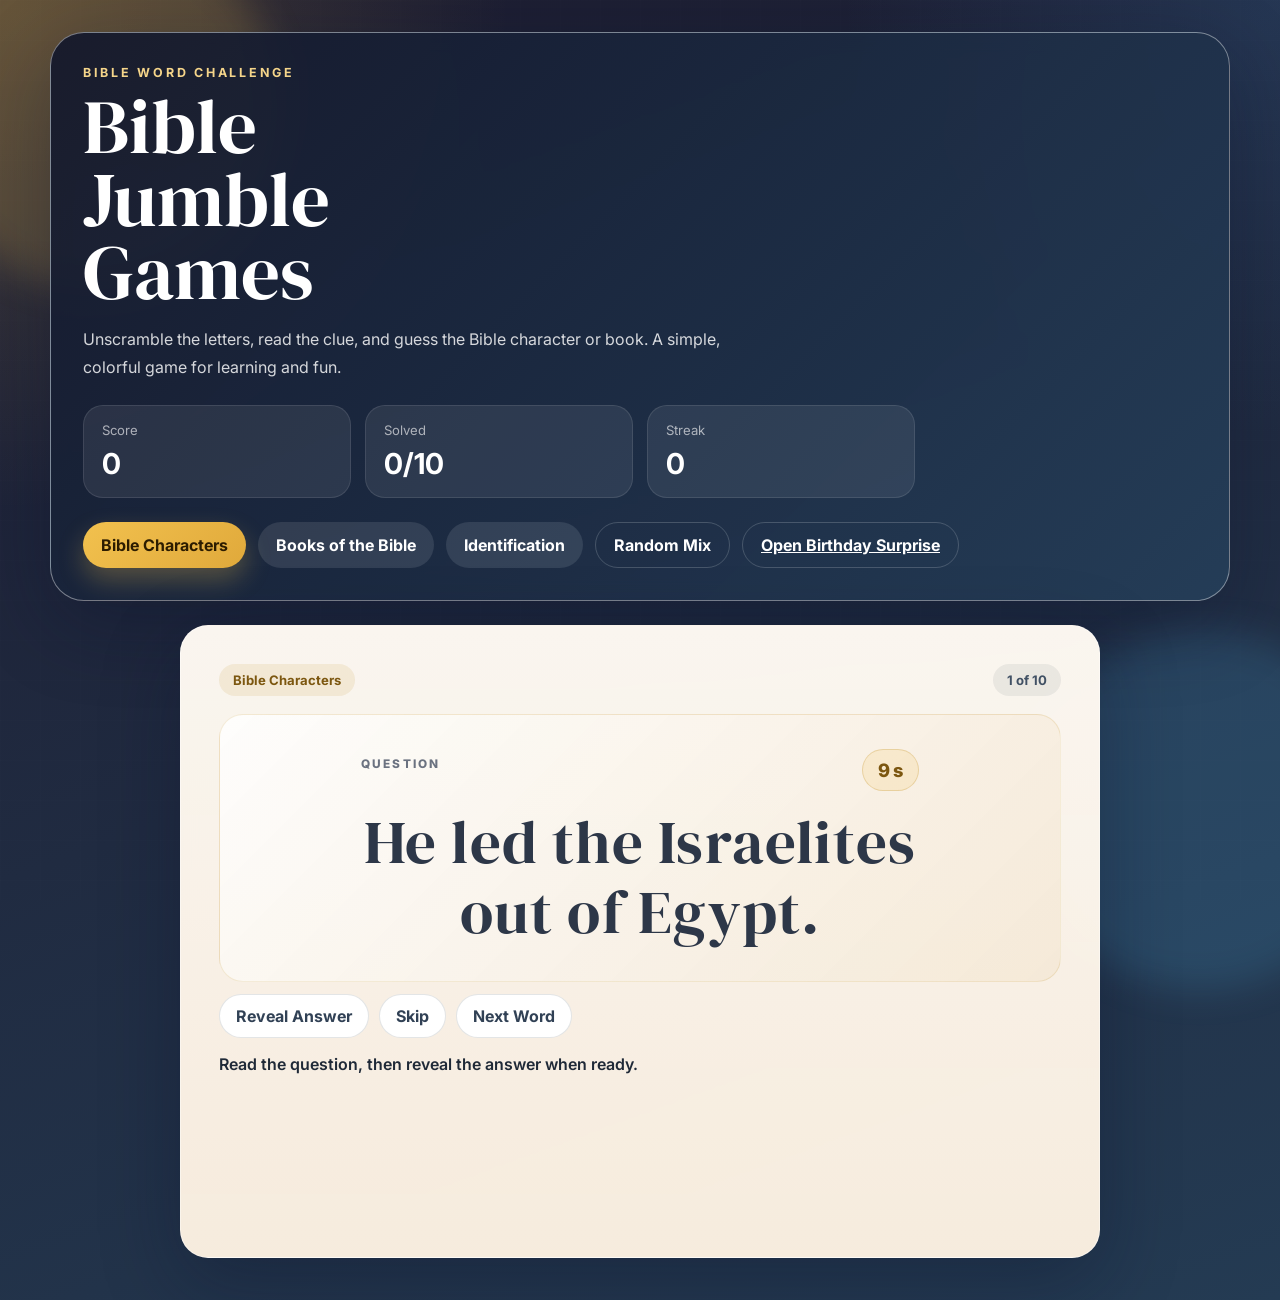
<file: index.html>
<!DOCTYPE html>
<html lang="en">
<head>
    <meta charset="UTF-8">
    <meta name="viewport" content="width=device-width, initial-scale=1.0">
    <title>Bible Jumble Games</title>
    <link rel="preconnect" href="https://fonts.googleapis.com">
    <link rel="preconnect" href="https://fonts.gstatic.com" crossorigin>
    <link href="https://fonts.googleapis.com/css2?family=DM+Serif+Display&family=Inter:wght@400;500;600;700;800&display=swap" rel="stylesheet">
    <link rel="stylesheet" href="style.css">
</head>
<body>
    <div class="page-glow page-glow-a"></div>
    <div class="page-glow page-glow-b"></div>

    <main class="game-shell">
        <section class="hero-card">
            <p class="eyebrow">Bible Word Challenge</p>
            <h1>Bible Jumble Games</h1>
            <p class="hero-copy">
                Unscramble the letters, read the clue, and guess the Bible character or book.
                A simple, colorful game for learning and fun.
            </p>

            <div class="stats">
                <div class="stat">
                    <span class="stat-label">Score</span>
                    <strong id="score">0</strong>
                </div>
                <div class="stat">
                    <span class="stat-label">Solved</span>
                    <strong><span id="solved">0</span>/<span id="total">20</span></strong>
                </div>
                <div class="stat">
                    <span class="stat-label">Streak</span>
                    <strong id="streak">0</strong>
                </div>
            </div>

            <div class="mode-switch" role="tablist" aria-label="Game categories">
                <button class="mode-btn active" data-category="characters" role="tab">Bible Characters</button>
                <button class="mode-btn" data-category="books" role="tab">Books of the Bible</button>
                <button class="mode-btn" data-category="identification" role="tab">Identification</button>
                <button class="mode-btn ghost" id="randomBtn" type="button">Random Mix</button>
                <a class="mode-btn ghost" href="chelsea.html">Open Birthday Surprise</a>
            </div>
        </section>

        <section class="board">
            <div class="card current-card">
                <div class="card-header">
                    <span class="pill" id="categoryLabel">Bible Characters</span>
                    <span class="pill soft" id="progressLabel">1 of 10</span>
                </div>

                <div class="jumble-box" aria-live="polite">
                    <div class="question-heading">
                        <span class="jumble-label" id="jumbleLabel">Question</span>
                        <span class="question-timer"><span id="timer">10</span>s</span>
                    </div>
                    <div class="jumble-word question-display" id="jumbleWord">He led the Israelites out of Egypt.</div>
                </div>

                <div class="actions">
                    <button id="hintBtn" class="secondary-btn" type="button">Reveal Answer</button>
                    <button id="skipBtn" class="secondary-btn" type="button">Skip</button>
                    <button id="nextBtn" class="secondary-btn" type="button">Next Word</button>
                </div>

                <p class="message" id="message">Read the question, then reveal the answer when ready.</p>
                <div class="answer-reveal" id="answerReveal"></div>
            </div>

        </section>
    </main>

    <script src="script.js"></script>
</body>
</html>
</file>
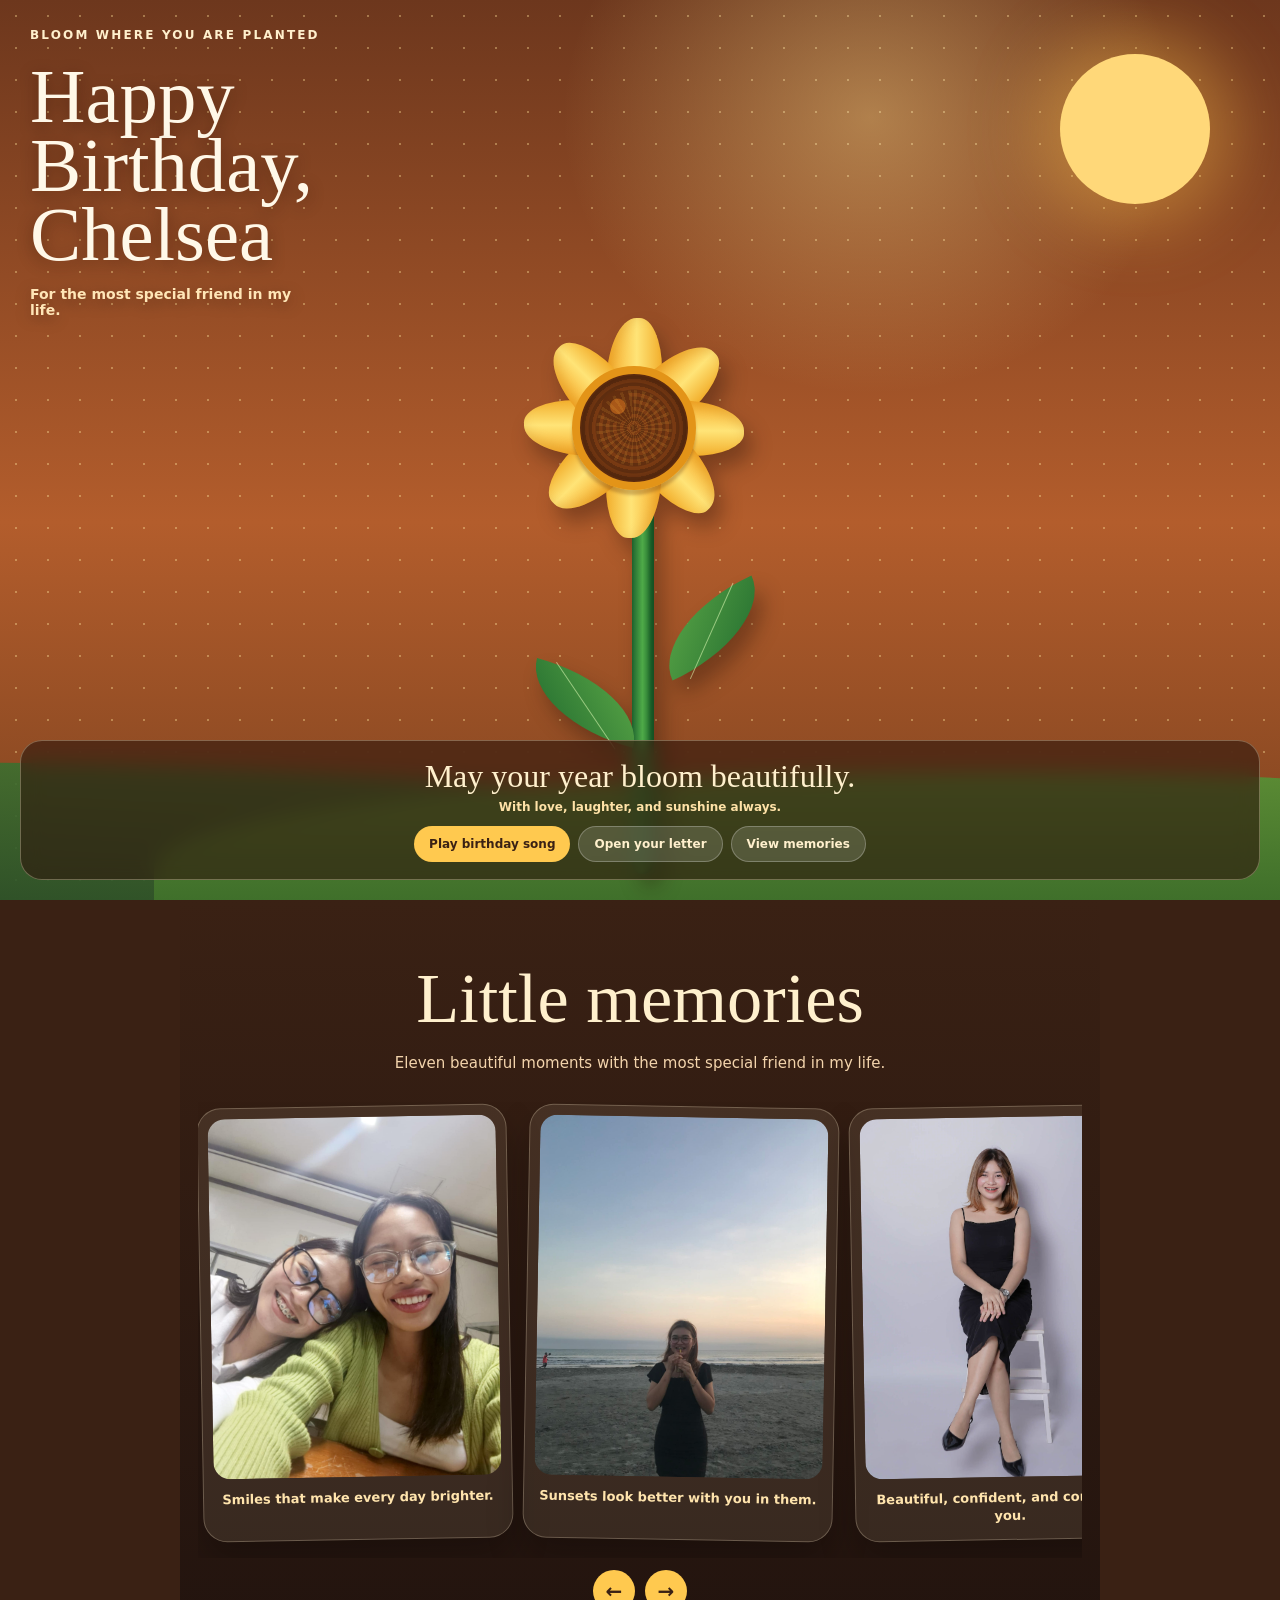
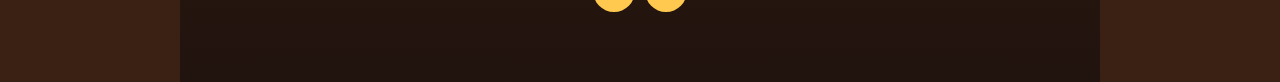
<file: birthday/index.html>
<!DOCTYPE html>
<html lang="en">
<head>
    <meta charset="UTF-8">
    <meta http-equiv="refresh" content="0; url=../birthday.html">
    <meta name="viewport" content="width=device-width, initial-scale=1.0">
    <title>Happy Birthday, Chelsea</title>
</head>
<body>
    <p>Opening the birthday page...</p>
    <script>window.location.replace('../birthday.html');</script>
</body>
</html>
</file>
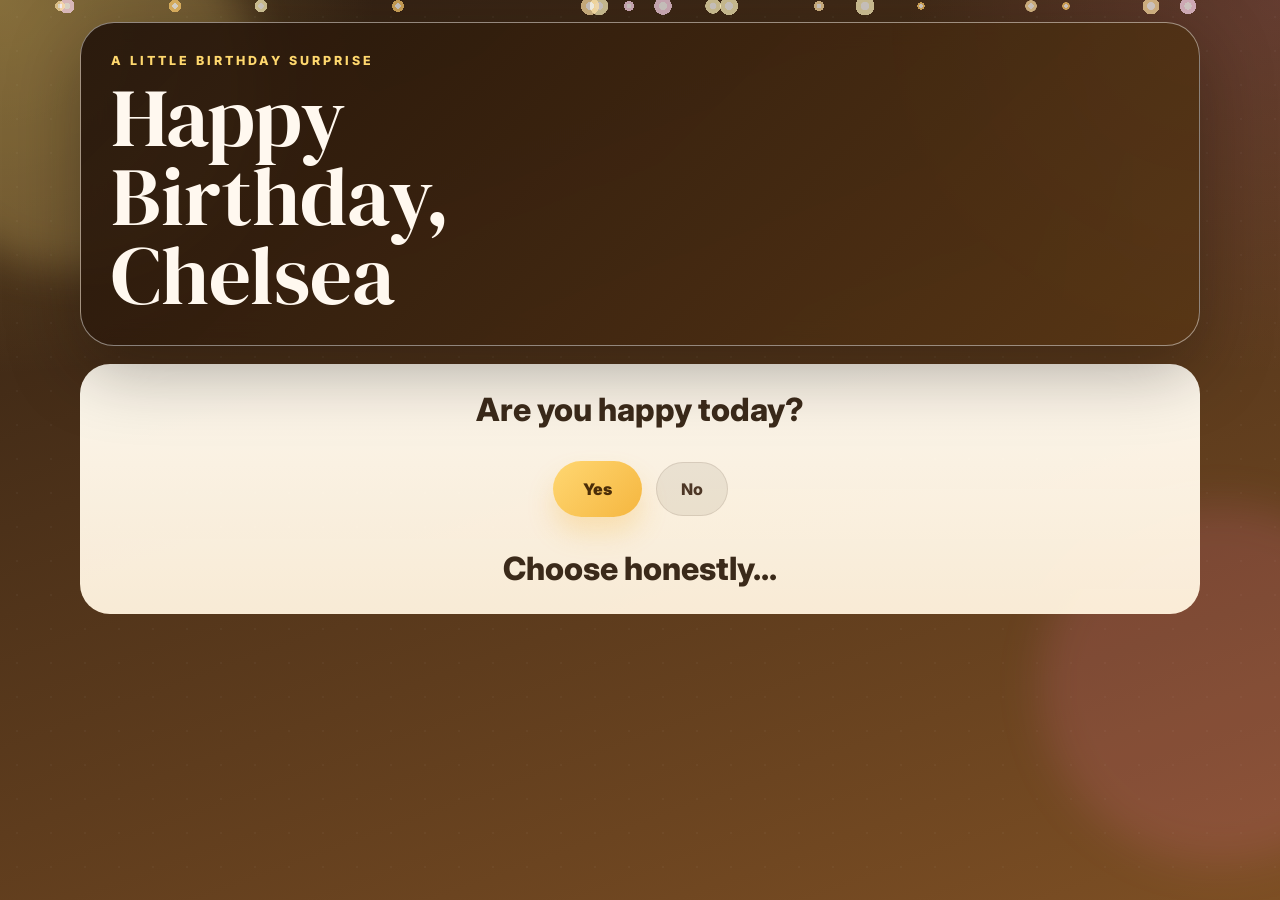
<file: chelsea/index.html>
<!DOCTYPE html>
<html lang="en">
<head>
    <meta charset="UTF-8">
    <meta http-equiv="refresh" content="0; url=../chelsea.html">
    <meta name="viewport" content="width=device-width, initial-scale=1.0">
    <title>Birthday Surprise</title>
</head>
<body>
    <p>Opening the birthday surprise...</p>
    <script>window.location.replace('../chelsea.html');</script>
</body>
</html>
</file>
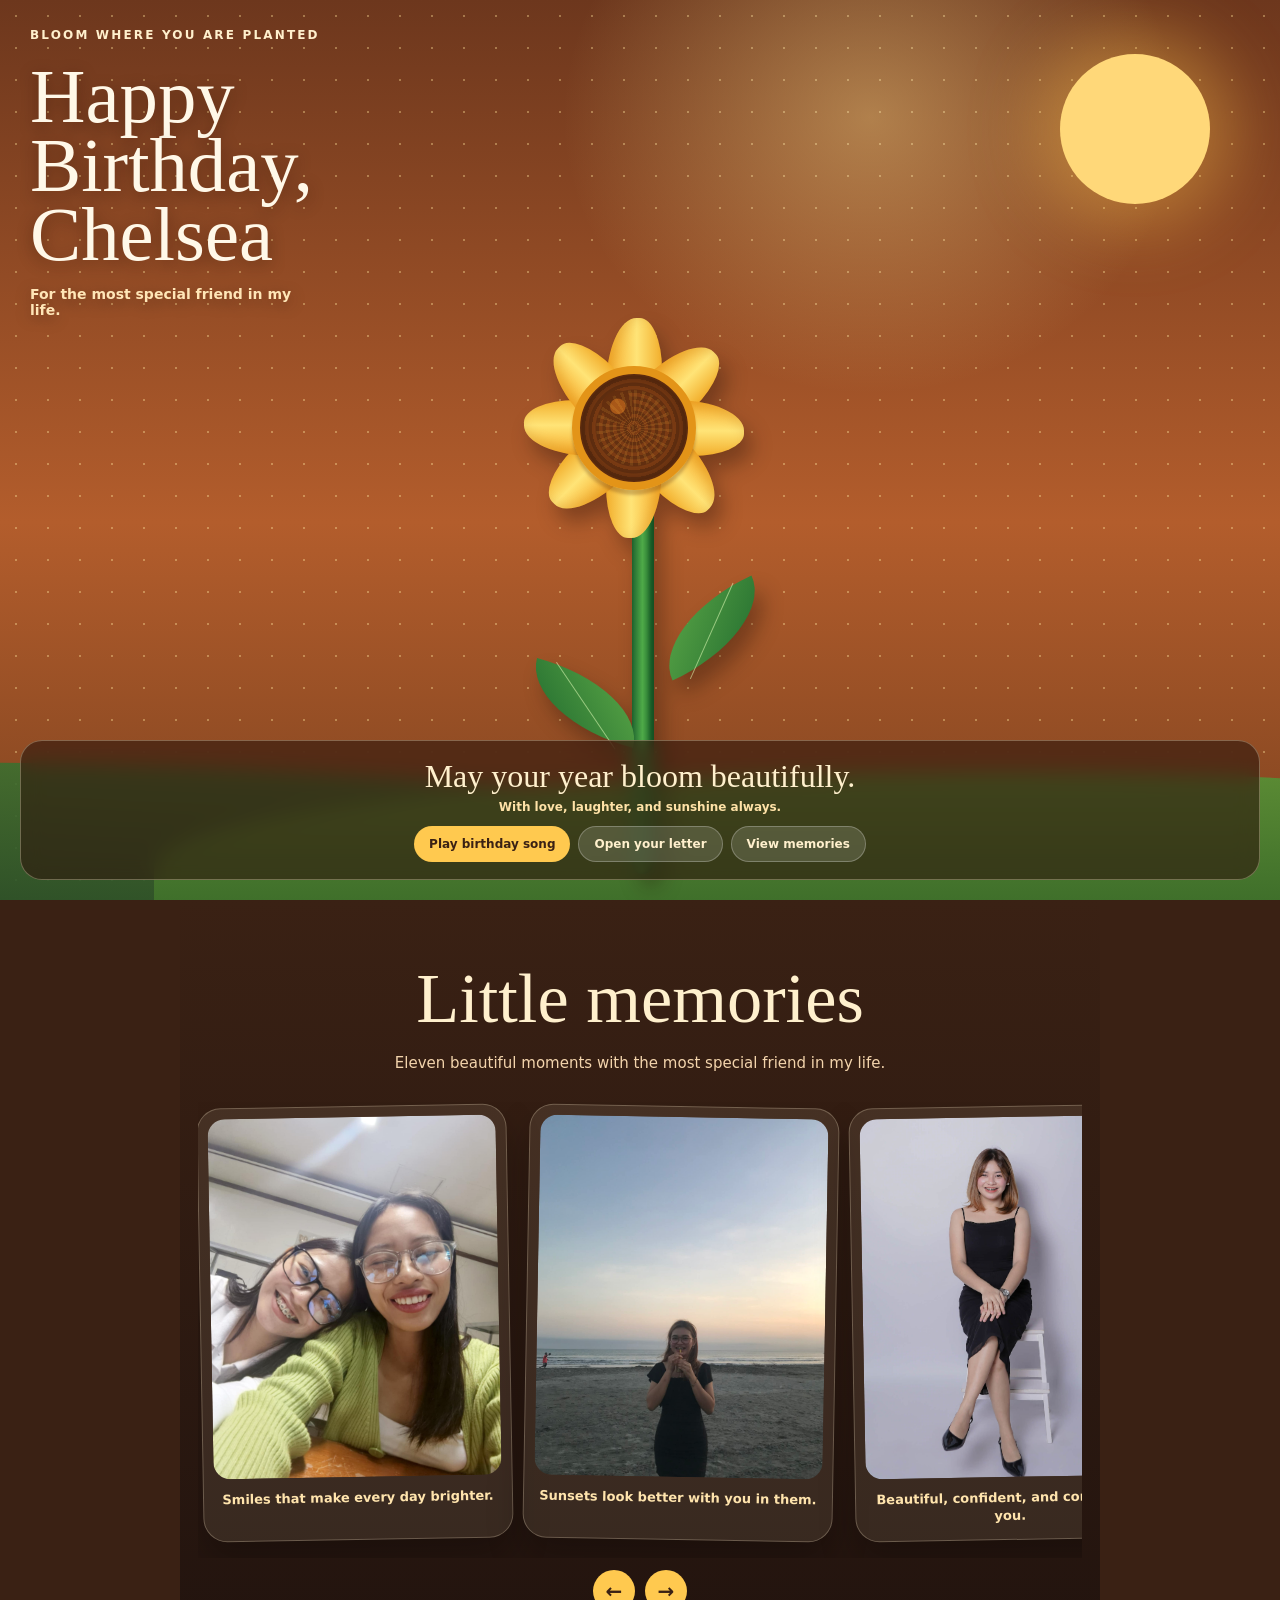
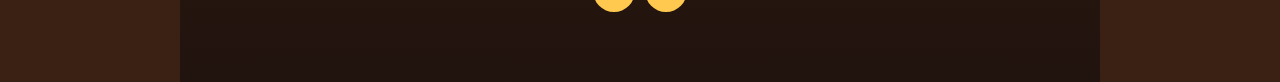
<file: birthday.html>
<!doctype html>
<html lang="en">
<head>
  <meta charset="utf-8">
  <meta name="viewport" content="width=device-width, initial-scale=1">
  <title>Happy Birthday, Chelsea</title>
  <style>
    :root { --cream:#fff0cd; --gold:#ffc94f; --ink:#3a2114; }
    * { box-sizing:border-box; }
    body { margin:0; min-height:100vh; overflow-x:hidden; overflow-y:auto; background:#3a2114; font-family:Georgia,serif; }
    .scene { position:relative; width:100vw; min-height:100vh; height:max(820px,100vh); overflow:hidden; isolation:isolate; background:radial-gradient(ellipse at 68% 13%,rgba(255,225,142,.4),transparent 25%),linear-gradient(180deg,#6d371d,#b35d2c 58%,#7c421f 100%); }
    .sun { position:absolute; width:150px; aspect-ratio:1; top:54px; right:70px; border-radius:50%; background:#ffd879; box-shadow:0 0 65px 25px rgba(255,195,79,.37); animation:sun-pulse 6s ease-in-out infinite; }
    .hill { position:absolute; bottom:-62px; width:130%; height:190px; border-radius:50% 50% 0 0; background:linear-gradient(#3d702f,#204a27); animation:hill-breathe 8s ease-in-out infinite; }
    .hill.one { left:-42%; transform:rotate(3deg); opacity:.9; } .hill.two { right:-42%; background:linear-gradient(#5b8b34,#326226); animation-delay:-3s; }
    .dots { position:absolute; inset:0; opacity:.38; background-image:radial-gradient(#ffd888 1px,transparent 1.5px); background-size:32px 32px; mix-blend-mode:screen; animation:dust 16s linear infinite; }
    .caption { position:absolute; z-index:5; top:28px; left:30px; color:#fff0cd; letter-spacing:.18em; text-transform:uppercase; font:800 12px system-ui,sans-serif; opacity:.85; animation:fade-up 1s .2s both; }
    .headline { position:absolute; z-index:5; top:62px; left:30px; color:#fff8e8; text-shadow:0 4px 16px rgba(48,20,8,.4); animation:fade-up 1s .45s both; }
    .headline h1 { margin:0; max-width:8ch; font-size:clamp(2.4rem,8vw,4.8rem); line-height:.9; font-weight:400; }
    .headline p { margin:17px 0 0; max-width:270px; color:#ffe6b7; line-height:1.5; font:600 14px system-ui,sans-serif; }
    .flower { position:absolute; z-index:3; left:50%; bottom:38px; width:330px; height:610px; transform:translateX(-50%); filter:drop-shadow(8px 14px 10px rgba(24,10,4,.32)); animation:flower-grow 2.5s cubic-bezier(.18,.9,.28,1) both; }
    .stem { position:absolute; left:157px; top:252px; width:22px; height:370px; border-radius:15px; background:linear-gradient(90deg,#1f632e,#4eaa48 47%,#1d682c); box-shadow:inset -4px 0 5px #155023; transform-origin:top; animation:stem-sway 5s ease-in-out 2.5s infinite; }
    .leaf { position:absolute; width:116px; height:62px; background:linear-gradient(135deg,#5eaa48,#1f692e); border-radius:100% 0 100% 0; }
    .leaf:after { content:""; position:absolute; width:1px; height:105px; left:56px; top:-19px; background:rgba(228,255,187,.55); transform:rotate(49deg); }
    .leaf.left { left:52px; top:420px; transform:rotate(15deg) scaleX(-1); animation:leaf-left 5s ease-in-out 2.5s infinite; }
    .leaf.right { left:179px; top:345px; transform:rotate(-25deg); animation:leaf-right 5s ease-in-out 2.5s infinite; }
    .head { position:absolute; top:66px; left:49px; width:220px; aspect-ratio:1; animation:head-sway 5s ease-in-out 2.5s infinite; }
    .petal { position:absolute; left:82px; top:0; width:56px; height:128px; border-radius:58% 42% 52% 48%; transform-origin:28px 110px; background:linear-gradient(90deg,#f6a926 0%,#ffe477 55%,#f2ae2c 100%); box-shadow:inset 7px 0 10px rgba(177,91,8,.15); animation:petal-shimmer 4s ease-in-out infinite; }
    .p1{transform:rotate(0deg)} .p2{transform:rotate(45deg);animation-delay:-.5s} .p3{transform:rotate(90deg);animation-delay:-1s} .p4{transform:rotate(135deg);animation-delay:-1.5s} .p5{transform:rotate(180deg);animation-delay:-2s} .p6{transform:rotate(225deg);animation-delay:-2.5s} .p7{transform:rotate(270deg);animation-delay:-3s} .p8{transform:rotate(315deg);animation-delay:-3.5s}
    .disc { position:absolute; z-index:2; left:48px; top:48px; width:124px; aspect-ratio:1; border-radius:50%; border:8px solid #e39418; background:radial-gradient(circle at 35% 30%,#a95818 0 7%,#663010 8% 15%,transparent 16%),repeating-radial-gradient(circle,#633011 0 3px,#7c3c14 4px 7px); box-shadow:inset 0 0 17px #3d1b09,0 5px 3px rgba(89,38,7,.28); animation:disc-glow 4s ease-in-out infinite; }
    .disc:after { content:""; position:absolute; inset:16px; border-radius:50%; background:repeating-conic-gradient(rgba(255,190,64,.12) 0deg 5deg,transparent 5deg 13deg); }
    .message { position:absolute; z-index:6; left:20px; right:20px; bottom:20px; padding:17px 20px; color:var(--cream); text-align:center; border:1px solid rgba(255,240,205,.3); border-radius:22px; background:rgba(48,24,13,.62); backdrop-filter:blur(10px); animation:fade-up 1s 1s both; }
    .message strong { display:block; font-size:clamp(1.35rem,4vw,2rem); font-weight:400; } .message span { display:block; margin-top:5px; color:#ffe2a7; font:600 12px system-ui,sans-serif; }
    .actions { display:flex; justify-content:center; gap:8px; margin-top:12px; flex-wrap:wrap; } button, .button-link { border:0; border-radius:999px; padding:10px 15px; color:var(--ink); background:var(--gold); font:800 12px system-ui,sans-serif; cursor:pointer; text-decoration:none; } button.secondary, .button-link.secondary { color:var(--cream); background:rgba(255,255,255,.14); border:1px solid rgba(255,255,255,.25); }
    .letter { display:none; position:fixed; z-index:20; inset:0; place-items:center; padding:20px; background:rgba(25,12,7,.72); backdrop-filter:blur(7px); }
    .letter.show { display:grid; }
    .envelope { position:relative; width:min(720px,100%); min-height:360px; margin-top:70px; padding:24px; border-radius:14px; background:linear-gradient(145deg,#c96858,#8e3f3a); box-shadow:0 28px 70px rgba(0,0,0,.5); animation:envelope-in .7s cubic-bezier(.2,.8,.2,1) both; }
    .envelope:before { content:""; position:absolute; inset:12px; border:1px solid rgba(255,242,204,.35); border-radius:8px; pointer-events:none; }
    .flap { position:absolute; z-index:4; top:0; left:0; width:100%; height:190px; clip-path:polygon(0 0,100% 0,50% 100%); background:linear-gradient(135deg,#e38a72,#a64f46); transform-origin:top center; transition:transform .9s cubic-bezier(.2,.75,.2,1); }
    .letter.show .flap { transform:rotateX(180deg); }
    .paper { position:relative; z-index:3; max-height:min(70vh,620px); overflow:auto; padding:30px 30px 24px; color:var(--ink); border-radius:8px; background:linear-gradient(135deg,#fff8e5,#f6e5bd); box-shadow:0 8px 22px rgba(50,20,10,.25); transform:translateY(105px); opacity:0; animation:paper-rise 1.15s .55s cubic-bezier(.18,.9,.28,1) forwards; font:16px/1.85 system-ui,sans-serif; }
    .paper:before { content:""; position:absolute; inset:0; pointer-events:none; opacity:.3; background:repeating-linear-gradient(0deg,transparent 0 31px,rgba(129,79,46,.08) 32px); }
    .paper h2 { position:relative; margin:0 0 18px; color:#8d4c35; font:400 clamp(2.1rem,6vw,3.4rem) Georgia,serif; }
    .paper p { position:relative; margin:0 0 17px; } .paper .signature { color:#8d4c35; font:italic 24px Georgia,serif; } .paper button { position:relative; width:100%; margin-top:8px; }
    .memories { width:min(920px,100%); margin:0 auto; padding:58px 18px 70px; color:var(--cream); background:linear-gradient(180deg,#3a2114,#21130e); }
    .memories h2 { margin:0; text-align:center; font-size:clamp(2.2rem,7vw,4.4rem); font-weight:400; } .memories > p { max-width:520px; margin:12px auto 25px; text-align:center; color:#f3d4ac; font:15px/1.7 system-ui,sans-serif; }
    .carousel { position:relative; display:flex; gap:16px; overflow-x:auto; scroll-snap-type:x mandatory; scrollbar-width:none; padding:4px 2px 18px; } .carousel::-webkit-scrollbar { display:none; }
    .memory { flex:0 0 min(76vw,310px); scroll-snap-align:center; margin:0; padding:10px 10px 14px; border:1px solid rgba(255,240,205,.25); border-radius:24px; background:rgba(255,240,205,.09); box-shadow:0 20px 35px rgba(0,0,0,.25); transform:rotate(-1deg); transition:transform .35s ease; } .memory:nth-child(even) { transform:rotate(1deg); } .memory:hover { transform:translateY(-7px) rotate(0); }
    .memory img { display:block; width:100%; aspect-ratio:4/5; object-fit:cover; border-radius:17px; } .memory figcaption { padding:12px 5px 0; color:#ffe4ad; text-align:center; font:600 13px/1.4 system-ui,sans-serif; }
    .carousel-controls { display:flex; justify-content:center; gap:10px; margin-top:12px; } .carousel-controls button { width:42px; height:42px; padding:0; color:var(--ink); font-size:20px; }
    @keyframes flower-grow { from { transform:translateX(-50%) scale(.12) translateY(100px); opacity:0; } to { transform:translateX(-50%) scale(1) translateY(0); opacity:1; } } @keyframes envelope-in { from { opacity:0; transform:translateY(35px) scale(.92); } to { opacity:1; transform:translateY(0) scale(1); } } @keyframes paper-rise { from { opacity:0; transform:translateY(105px); } to { opacity:1; transform:translateY(-25px); } }
    @keyframes petal-shimmer { 0%,100% { filter:brightness(1); } 50% { filter:brightness(1.1); } } @keyframes head-sway { 0%,100% { transform:rotate(-1deg); } 50% { transform:rotate(1.5deg); } } @keyframes stem-sway { 0%,100% { transform:rotate(-1deg); } 50% { transform:rotate(1deg); } } @keyframes leaf-left { 0%,100% { transform:rotate(15deg) scaleX(-1); } 50% { transform:rotate(20deg) scaleX(-1); } } @keyframes leaf-right { 0%,100% { transform:rotate(-25deg); } 50% { transform:rotate(-19deg); } } @keyframes sun-pulse { 0%,100% { box-shadow:0 0 65px 25px rgba(255,195,79,.37); } 50% { box-shadow:0 0 84px 34px rgba(255,195,79,.48); } } @keyframes hill-breathe { 0%,100% { margin-left:0; } 50% { margin-left:8px; } } @keyframes dust { from { transform:translate(0,0); } to { transform:translate(25px,18px); } } @keyframes disc-glow { 0%,100% { box-shadow:inset 0 0 17px #3d1b09,0 5px 3px rgba(89,38,7,.28); } 50% { box-shadow:inset 0 0 20px #3d1b09,0 5px 12px rgba(255,167,48,.28); } } @keyframes fade-up { from { opacity:0; transform:translateY(18px); } to { opacity:1; transform:translateY(0); } }
    @media (max-width:500px) { .sun { right:25px; top:35px; width:110px; } .flower { transform:translateX(-50%) scale(.78); transform-origin:bottom center; } .headline { top:58px; left:20px; } .message { left:12px; right:12px; bottom:12px; } }
  </style>
</head>
<body>
  <main class="scene" aria-label="A realistic stylized sunflower at sunset">
    <div class="dots"></div><div class="sun"></div><div class="caption">Bloom where you are planted</div>
    <div class="headline"><h1>Happy Birthday,<br>Chelsea</h1><p>For the most special friend in my life.</p></div>
    <div class="hill one"></div><div class="hill two"></div>
    <div class="flower" aria-label="A growing sunflower"><div class="stem"></div><div class="leaf left"></div><div class="leaf right"></div><div class="head"><i class="petal p1"></i><i class="petal p2"></i><i class="petal p3"></i><i class="petal p4"></i><i class="petal p5"></i><i class="petal p6"></i><i class="petal p7"></i><i class="petal p8"></i><div class="disc"></div></div></div>
    <div class="message"><strong>May your year bloom beautifully.</strong><span>With love, laughter, and sunshine always.</span><div class="actions"><button id="musicBtn" type="button">Play birthday song</button><button class="secondary" id="letterBtn" type="button">Open your letter</button><a class="button-link secondary" href="#memories">View memories</a></div></div>
    <div class="letter" id="letter" aria-hidden="true"><div class="envelope"><div class="flap"></div><article class="paper"><h2>A letter for you</h2><p>Dear Chelsea,</p><p>Today is a reminder of how much light you bring into the lives of the people lucky enough to know you. Your smile can soften a difficult day, your kindness makes ordinary moments memorable, and your presence makes life feel warmer.</p><p>Through every conversation, every laugh, every little adventure, and every quiet moment, I am grateful for the friendship we share. You are thoughtful, strong, beautiful, and wonderfully yourself. Never forget how special you are.</p><p>On your birthday, I hope you receive the same joy you give so freely to everyone around you. May this new chapter bring peaceful mornings, exciting opportunities, answered prayers, good health, and memories that you will keep close to your heart.</p><p>Keep dreaming bravely. Keep choosing happiness. Keep blooming wherever life plants you. You deserve a year filled with love, laughter, surprises, and people who celebrate you completely.</p><p>Thank you for being one of the brightest gifts in my life. I hope this little surprise makes you smile today.</p><p class="signature">With love and sunshine,<br>Your special friend</p><button id="closeLetter" type="button">Close letter</button></article></div></div>
  </main>
  <section class="memories" id="memories" aria-labelledby="memories-title">
    <h2 id="memories-title">Little memories</h2>
    <p>Eleven beautiful moments with the most special friend in my life.</p>
    <div class="carousel" id="carousel" aria-label="Eleven birthday memories">
      <figure class="memory"><img src="assets/photos/memory-1.jpg" alt="Chelsea smiling with a friend" loading="lazy"><figcaption>Smiles that make every day brighter.</figcaption></figure>
      <figure class="memory"><img src="assets/photos/memory-2.jpg" alt="Chelsea enjoying a beach sunset" loading="lazy"><figcaption>Sunsets look better with you in them.</figcaption></figure>
      <figure class="memory"><img src="assets/photos/memory-3.jpg" alt="Chelsea smiling for a portrait" loading="lazy"><figcaption>Beautiful, confident, and completely you.</figcaption></figure>
      <figure class="memory"><img src="assets/photos/memory-4.jpg" alt="Chelsea smiling outdoors" loading="lazy"><figcaption>Your smile is its own kind of sunshine.</figcaption></figure>
      <figure class="memory"><img src="assets/photos/memory-5.jpg" alt="Chelsea with a friend in a classroom" loading="lazy"><figcaption>The best memories are made together.</figcaption></figure>
      <figure class="memory"><img src="assets/photos/memory-6.jpg" alt="Chelsea sitting and smiling" loading="lazy"><figcaption>Every little moment is worth remembering.</figcaption></figure>
      <figure class="memory"><img src="assets/photos/memory-7.jpg" alt="Chelsea with a friend" loading="lazy"><figcaption>Friendship makes the sweetest memories.</figcaption></figure>
      <figure class="memory"><img src="assets/photos/memory-8.jpg" alt="Chelsea sharing a happy moment with a friend" loading="lazy"><figcaption>Two smiles, one beautiful memory.</figcaption></figure>
      <figure class="memory"><img src="assets/photos/memory-9.jpg" alt="Chelsea holding flowers" loading="lazy"><figcaption>Flowers for someone who makes life bloom.</figcaption></figure>
      <figure class="memory"><img src="assets/photos/memory-10.jpg" alt="Chelsea smiling in a close-up portrait" loading="lazy"><figcaption>That beautiful birthday smile.</figcaption></figure>
      <figure class="memory"><img src="assets/photos/memory-11.jpg" alt="Chelsea smiling with a flower in her hair" loading="lazy"><figcaption>Keep shining in your own colorful way.</figcaption></figure>
    </div>
    <div class="carousel-controls"><button id="previousPhoto" type="button" aria-label="Previous photo">&#8592;</button><button id="nextPhoto" type="button" aria-label="Next photo">&#8594;</button></div>
  </section>
  <script>
    let audioCtx; const notes={G4:392,A4:440,B4:494,C5:523,D5:587};
    function playBirthdaySong(){ audioCtx ||= new(window.AudioContext||window.webkitAudioContext)(); if(audioCtx.state==='suspended') audioCtx.resume(); const melody=[['G4',.45],['G4',.2],['A4',.65],['G4',.65],['C5',.65],['B4',1.1],['G4',.45],['G4',.2],['A4',.65],['G4',.65],['D5',.65],['C5',1.1]]; let at=audioCtx.currentTime+.05; for(let repeat=0;repeat<3;repeat++){ melody.forEach(([note,length])=>{const oscillator=audioCtx.createOscillator(),gain=audioCtx.createGain(); oscillator.type='triangle'; oscillator.frequency.value=notes[note]; gain.gain.setValueAtTime(.0001,at); gain.gain.exponentialRampToValueAtTime(.12,at+.04); gain.gain.exponentialRampToValueAtTime(.0001,at+length); oscillator.connect(gain).connect(audioCtx.destination); oscillator.start(at); oscillator.stop(at+length+.02); at+=length+.05; }); at+=.8; } }
    const musicButton=document.getElementById('musicBtn'); const letterButton=document.getElementById('letterBtn'); const letterPanel=document.getElementById('letter'); const closeButton=document.getElementById('closeLetter');
    window.addEventListener('load',()=>{try{playBirthdaySong();}catch(error){}}); document.addEventListener('click',()=>{if(audioCtx?.state==='suspended')audioCtx.resume();},{once:true}); musicButton.addEventListener('click',playBirthdaySong); letterButton.addEventListener('click',()=>{letterPanel.classList.add('show');letterPanel.setAttribute('aria-hidden','false');}); closeButton.addEventListener('click',()=>{letterPanel.classList.remove('show');letterPanel.setAttribute('aria-hidden','true');});
    const carousel=document.getElementById('carousel'); const previousPhoto=document.getElementById('previousPhoto'); const nextPhoto=document.getElementById('nextPhoto'); function movePhoto(direction){ const atEnd=carousel.scrollLeft+carousel.clientWidth>=carousel.scrollWidth-8; const atStart=carousel.scrollLeft<=8; if(direction>0&&atEnd){carousel.scrollTo({left:0,behavior:'smooth'});}else if(direction<0&&atStart){carousel.scrollTo({left:carousel.scrollWidth,behavior:'smooth'});}else{carousel.scrollBy({left:direction * carousel.clientWidth * .78,behavior:'smooth'});} } previousPhoto.addEventListener('click',()=>movePhoto(-1)); nextPhoto.addEventListener('click',()=>movePhoto(1)); let autoPlay=setInterval(()=>movePhoto(1),4200); carousel.addEventListener('mouseenter',()=>clearInterval(autoPlay)); carousel.addEventListener('mouseleave',()=>autoPlay=setInterval(()=>movePhoto(1),4200));
  </script>
</body>
</html>
</file>
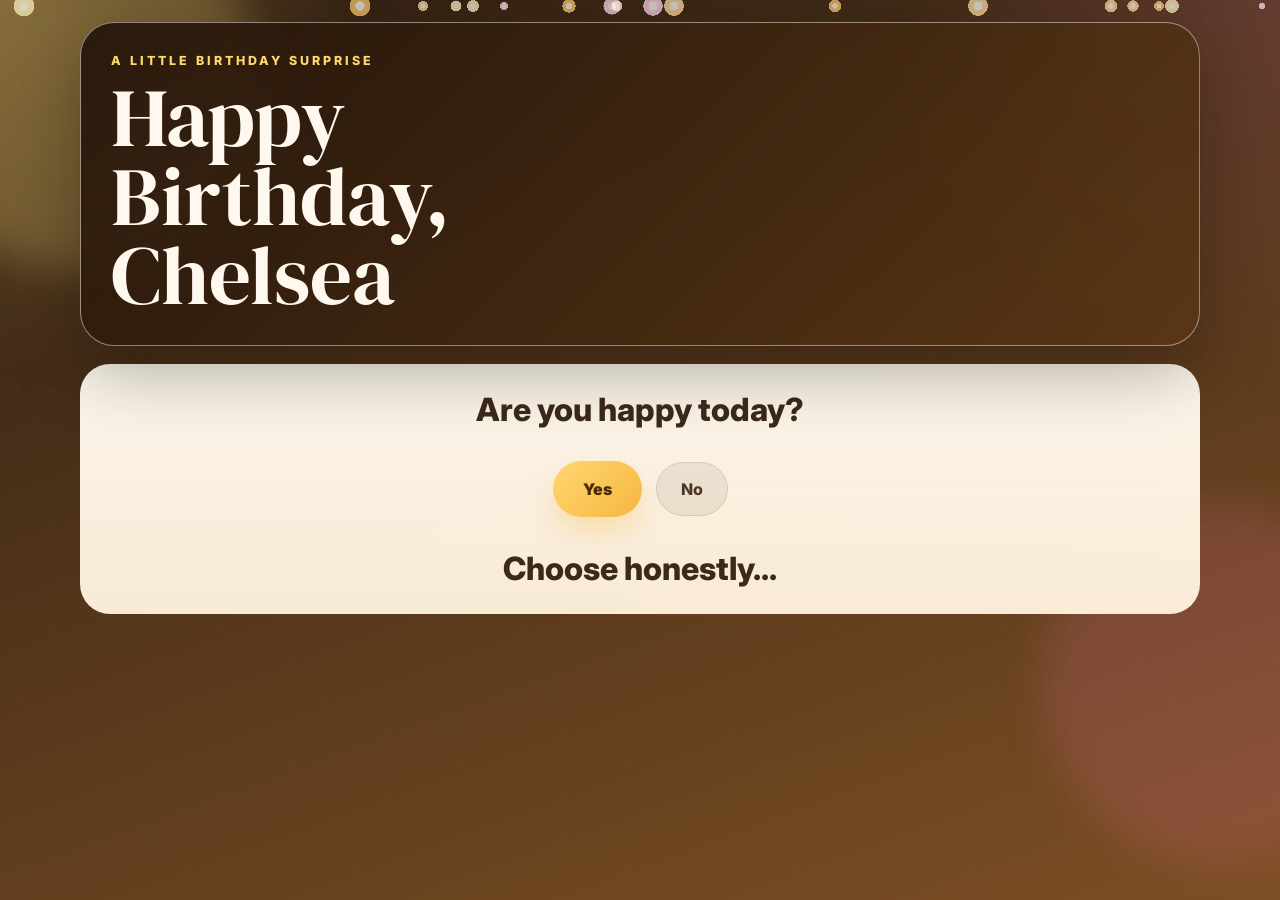
<file: chelsea.html>
<!DOCTYPE html>
<html lang="en">
<head>
    <meta charset="UTF-8">
    <meta name="viewport" content="width=device-width, initial-scale=1.0">
    <title>Happy Birthday, Chelsea</title>
    <link rel="preconnect" href="https://fonts.googleapis.com">
    <link rel="preconnect" href="https://fonts.gstatic.com" crossorigin>
    <link href="https://fonts.googleapis.com/css2?family=DM+Serif+Display&family=Inter:wght@400;500;600;700;800;900&display=swap" rel="stylesheet">
    <style>
        :root {
            --bg-a: #2d1e12;
            --bg-b: #7d4f24;
            --card: rgba(255, 248, 236, 0.9);
            --card-strong: #fff4df;
            --text: #2c1d12;
            --muted: #6c5846;
            --gold: #f5b63f;
            --gold-2: #ffd772;
            --green: #4a8f49;
            --pink: #f06aa7;
            --shadow: 0 22px 70px rgba(23, 14, 9, 0.35);
            --radius: 28px;
        }

        * { box-sizing: border-box; }

        html { scroll-behavior: smooth; }

        body {
            margin: 0;
            min-height: 100vh;
            font-family: "Inter", Arial, sans-serif;
            color: var(--text);
            background:
                radial-gradient(circle at top left, rgba(255, 214, 102, 0.26), transparent 24%),
                radial-gradient(circle at top right, rgba(255, 135, 183, 0.15), transparent 24%),
                linear-gradient(160deg, var(--bg-a), var(--bg-b));
            overflow-x: hidden;
        }

        body::before {
            content: "";
            position: fixed;
            inset: 0;
            background-image:
                radial-gradient(rgba(255,255,255,0.14) 1px, transparent 1px);
            background-size: 34px 34px;
            pointer-events: none;
            opacity: 0.25;
        }

        .glow {
            position: fixed;
            width: 360px;
            height: 360px;
            border-radius: 50%;
            filter: blur(20px);
            pointer-events: none;
        }

        .glow.a { left: -100px; top: -90px; background: rgba(255, 222, 130, 0.22); }
        .glow.b { right: -120px; bottom: 4%; background: rgba(255, 123, 184, 0.14); }

        .shell {
            position: relative;
            z-index: 1;
            width: min(1120px, calc(100% - 24px));
            margin: 0 auto;
            padding: 22px 0 54px;
        }

        .hero,
        .panel,
        .letter-modal {
            background: var(--card);
            border: 1px solid rgba(255,255,255,0.46);
            box-shadow: var(--shadow);
            backdrop-filter: blur(12px);
        }

        .hero {
            border-radius: 34px;
            padding: 30px;
            color: #fff8ef;
            background:
                linear-gradient(135deg, rgba(35, 20, 10, 0.92), rgba(88, 54, 21, 0.9)),
                radial-gradient(circle at top right, rgba(255, 214, 102, 0.18), transparent 30%);
        }

        .eyebrow {
            margin: 0 0 10px;
            text-transform: uppercase;
            letter-spacing: 0.24em;
            color: #ffd86e;
            font-weight: 800;
            font-size: 0.78rem;
        }

        h1, h2, h3 {
            margin: 0;
            font-family: "DM Serif Display", Georgia, serif;
            font-weight: 400;
        }

        h1 {
            font-size: clamp(2.6rem, 7vw, 5.2rem);
            line-height: 0.95;
            max-width: 9ch;
        }

        .lead {
            max-width: 60ch;
            margin: 16px 0 0;
            color: rgba(255, 248, 241, 0.84);
            line-height: 1.8;
            font-size: 1rem;
        }

        .question-card {
            margin-top: 18px;
            border-radius: 30px;
            padding: 26px;
            background: linear-gradient(180deg, rgba(255, 250, 240, 0.98), rgba(255, 242, 221, 0.96));
        }

        .question {
            display: grid;
            gap: 18px;
            justify-items: center;
            text-align: center;
        }

        .question p {
            margin: 0;
            font-size: clamp(1.3rem, 3vw, 2rem);
            font-weight: 800;
            color: #3b2a1a;
        }

        .button-row {
            display: flex;
            flex-wrap: wrap;
            justify-content: center;
            align-items: center;
            gap: 14px;
            position: relative;
            min-height: 84px;
        }

        button {
            border: none;
            font: inherit;
            border-radius: 999px;
            cursor: pointer;
            transition: transform 0.2s ease, box-shadow 0.2s ease, background 0.2s ease, left 0.35s ease, top 0.35s ease;
        }

        .yes-btn {
            position: relative;
            background: linear-gradient(135deg, var(--gold-2), var(--gold));
            color: #4b2d08;
            font-weight: 900;
            padding: 18px 30px;
            box-shadow: 0 16px 26px rgba(245, 182, 63, 0.28);
            transform: scale(1);
            z-index: 2;
        }

        .no-btn {
            position: relative;
            background: rgba(54, 37, 21, 0.08);
            color: #4d3726;
            padding: 16px 24px;
            font-weight: 800;
            border: 1px solid rgba(77, 55, 38, 0.12);
        }

        .spaced {
            transform: translateX(28px) rotate(-5deg);
        }

        .run-away {
            position: absolute;
            left: auto;
            top: auto;
            right: 6%;
            bottom: -2px;
            transform: translateY(8px) rotate(8deg);
        }

        .hidden {
            display: none !important;
        }

        .celebration {
            margin-top: 18px;
            display: none;
            gap: 18px;
        }

        .celebration.show {
            display: grid;
        }

        .big-title {
            font-size: clamp(2.8rem, 8vw, 5.8rem);
            text-align: center;
            color: #fff7d8;
            text-shadow: 0 8px 20px rgba(56, 31, 7, 0.45);
        }

        .sunflower-row {
            display: flex;
            justify-content: center;
            gap: 14px;
            flex-wrap: wrap;
            font-size: clamp(2rem, 5vw, 3.6rem);
            filter: drop-shadow(0 10px 16px rgba(0,0,0,0.18));
        }

        .controls {
            display: flex;
            justify-content: center;
            gap: 12px;
            flex-wrap: wrap;
        }

        .music-btn,
        .letter-btn {
            padding: 14px 20px;
            background: rgba(255,255,255,0.14);
            border: 1px solid rgba(255,255,255,0.18);
            color: #fff;
            font-weight: 800;
        }

        .music-btn:hover,
        .letter-btn:hover,
        .yes-btn:hover,
        .no-btn:hover {
            transform: translateY(-2px) scale(1.02);
        }

        .music-btn {
            background: linear-gradient(135deg, rgba(74, 143, 73, 0.85), rgba(44, 110, 55, 0.9));
            box-shadow: 0 14px 24px rgba(20, 65, 28, 0.25);
        }

        .letter-btn {
            background: linear-gradient(135deg, rgba(240, 106, 167, 0.92), rgba(185, 63, 119, 0.95));
            box-shadow: 0 14px 24px rgba(145, 42, 89, 0.22);
        }

        .intro-note {
            text-align: center;
            color: var(--muted);
            font-size: 0.95rem;
            margin: 6px 0 0;
        }

        .section {
            margin-top: 28px;
            border-radius: 30px;
            padding: 24px;
            background: linear-gradient(180deg, rgba(255, 249, 240, 0.98), rgba(255, 244, 228, 0.97));
        }

        .section h2 {
            font-size: clamp(2rem, 5vw, 3.4rem);
            text-align: center;
            color: #5a3614;
        }

        .section p {
            text-align: center;
            color: #5a4636;
            max-width: 62ch;
            margin: 14px auto 0;
            line-height: 1.75;
        }

        .carousel {
            margin-top: 18px;
            display: grid;
            grid-template-columns: repeat(3, minmax(0, 1fr));
            gap: 14px;
        }

        .slide {
            min-height: 250px;
            border-radius: 24px;
            padding: 16px;
            display: flex;
            align-items: end;
            color: #fff7eb;
            background-size: cover;
            background-position: center;
            box-shadow: inset 0 -90px 80px rgba(0,0,0,0.35), 0 14px 28px rgba(44, 22, 7, 0.18);
        }

        .slide span {
            display: inline-block;
            background: rgba(24, 14, 6, 0.42);
            padding: 10px 12px;
            border-radius: 16px;
            font-weight: 700;
            line-height: 1.4;
            backdrop-filter: blur(4px);
        }

        .s1 { background-image: linear-gradient(rgba(255, 193, 89, 0.12), rgba(0,0,0,0.1)), url('https://images.unsplash.com/photo-1492684223066-81342ee5ff30?auto=format&fit=crop&w=900&q=85'); }
        .s2 { background-image: linear-gradient(rgba(255, 193, 89, 0.12), rgba(0,0,0,0.1)), url('https://images.unsplash.com/photo-1513159446162-54eb8bdaa79b?auto=format&fit=crop&w=900&q=85'); }
        .s3 { background-image: linear-gradient(rgba(255, 193, 89, 0.12), rgba(0,0,0,0.1)), url('https://images.unsplash.com/photo-1504198453319-5ce911bafcde?auto=format&fit=crop&w=900&q=85'); }

        .letter-modal {
            position: fixed;
            inset: 0;
            display: none;
            place-items: center;
            padding: 18px;
            background: rgba(17, 9, 4, 0.55);
            z-index: 20;
        }

        .letter-modal.show { display: grid; }

        .letter-card {
            width: min(720px, 100%);
            border-radius: 32px;
            padding: 26px;
            background: linear-gradient(180deg, rgba(255, 251, 243, 0.99), rgba(255, 242, 221, 0.99));
            box-shadow: 0 28px 90px rgba(0,0,0,0.32);
        }

        .letter-card h3 {
            font-size: clamp(2rem, 5vw, 3.2rem);
            color: #7a4520;
            text-align: center;
        }

        .letter-card p {
            color: #4f4134;
            line-height: 1.85;
            font-size: 1.03rem;
            margin: 16px 0 0;
        }

        .close-btn {
            margin-top: 18px;
            width: 100%;
            padding: 14px 18px;
            background: #2c1d12;
            color: #fff;
            font-weight: 800;
        }

        .sparkle {
            position: fixed;
            inset: 0;
            pointer-events: none;
            overflow: hidden;
            z-index: 2;
        }

        .sparkle i {
            position: absolute;
            width: 12px;
            height: 12px;
            border-radius: 50%;
            background: radial-gradient(circle, #fff 0 28%, #ffd95b 29% 62%, rgba(255,217,91,0) 63%);
            animation: float-up 5s linear infinite;
            opacity: 0.7;
        }

        @keyframes float-up {
            from { transform: translateY(110vh) scale(0.7); opacity: 0; }
            15% { opacity: 0.9; }
            to { transform: translateY(-14vh) scale(1.2); opacity: 0; }
        }

        @media (max-width: 840px) {
            .carousel { grid-template-columns: 1fr; }
            .question-card, .section, .hero { padding: 20px; }
        }
    </style>
</head>
<body>
    <div class="glow a"></div>
    <div class="glow b"></div>
    <div class="sparkle" aria-hidden="true" id="sparkles"></div>

    <main class="shell">
        <section class="hero">
            <p class="eyebrow">A little birthday surprise</p>
            <h1>Happy Birthday, Chelsea</h1>
        </section>

        <section class="question-card" id="decisionCard">
            <div class="question">
                <p id="questionText">Are you happy today?</p>
                <div class="button-row" id="buttonRow">
                    <button class="yes-btn" id="yesBtn" type="button">Yes</button>
                    <button class="no-btn" id="noBtn" type="button">No</button>
                </div>
                <p class="intro-note" id="hintText">Choose honestly...</p>
            </div>
        </section>

        <section class="celebration" id="celebration">
            <div class="section">
                <h2 class="big-title">Happy Birthday</h2>
                <div class="sunflower-row" aria-hidden="true">&#x1F33B; &#x1F33B; &#x1F33B; &#x1F33B; &#x1F33B;</div>
                <p>
                    To the most special friend in my life, this little page was made just for you.
                    Scroll down for the memory carousel and open the letter when you want a sweet message.
                </p>
                <div class="controls">
                    <button class="music-btn" id="musicBtn" type="button">Play Birthday Song</button>
                    <button class="letter-btn" id="letterBtn" type="button">Open Letter</button>
                </div>
            </div>

            <div class="section">
                <h2>To the most special friend in my life</h2>
                <p>
                    A small carousel of warm memories and happy colors, made to celebrate you.
                </p>
                <div class="carousel">
                    <div class="slide s1"><span>Joy that shines like sunshine.</span></div>
                    <div class="slide s2"><span>Laughs, hugs, and sweet birthday wishes.</span></div>
                    <div class="slide s3"><span>Memories that keep blooming like sunflowers.</span></div>
                </div>
            </div>
        </section>
    </main>

    <div class="letter-modal" id="letterModal" aria-hidden="true">
        <div class="letter-card" role="dialog" aria-modal="true" aria-labelledby="letterTitle">
            <h3 id="letterTitle">A Letter For You</h3>
            <p>
                Dear Chelsea,<br><br>
                You are one of the brightest gifts in my life. I hope this birthday brings you peace,
                laughter, good memories, and all the little things that make your heart smile.
                Thank you for being special, kind, and unforgettable. May this year be full of growth,
                answered prayers, and beautiful surprises.<br><br>
                Happy birthday, always.
            </p>
            <button class="close-btn" id="closeLetterBtn" type="button">Close Letter</button>
        </div>
    </div>

    <script>
        const yesBtn = document.getElementById('yesBtn');
        const noBtn = document.getElementById('noBtn');
        const buttonRow = document.getElementById('buttonRow');
        const celebration = document.getElementById('celebration');
        const decisionCard = document.getElementById('decisionCard');
        const musicBtn = document.getElementById('musicBtn');
        const letterBtn = document.getElementById('letterBtn');
        const letterModal = document.getElementById('letterModal');
        const closeLetterBtn = document.getElementById('closeLetterBtn');
        const sparkles = document.getElementById('sparkles');

        let noCount = 0;
        let yesScale = 1;
        let runaway = false;
        let audioCtx = null;
        let musicTimer = null;

        function growYes() {
            yesScale = Math.min(yesScale + 0.18, 2.8);
            yesBtn.style.transform = `scale(${yesScale})`;
            yesBtn.style.boxShadow = `0 ${16 + yesScale * 3}px ${26 + yesScale * 5}px rgba(245, 182, 63, 0.32)`;
        }

        function moveNoButton() {
            runaway = true;
            const rowRect = buttonRow.getBoundingClientRect();
            const maxX = Math.max(20, rowRect.width - 140);
            const maxY = Math.max(12, rowRect.height - 56);
            const x = Math.floor(Math.random() * maxX);
            const y = Math.floor(Math.random() * maxY);
            noBtn.classList.add('run-away');
            noBtn.style.left = `${x}px`;
            noBtn.style.top = `${y}px`;
            noBtn.style.right = 'auto';
            noBtn.style.bottom = 'auto';
        }

        function createSparkles() {
            const colors = ['#fff4bf', '#ffe0a4', '#ffcc6e', '#ffd9ef'];
            for (let i = 0; i < 18; i++) {
                const star = document.createElement('i');
                star.style.left = `${Math.random() * 100}%`;
                star.style.animationDelay = `${Math.random() * 5}s`;
                star.style.animationDuration = `${4 + Math.random() * 4}s`;
                star.style.transform = `scale(${0.6 + Math.random() * 1.4})`;
                star.style.background = `radial-gradient(circle, #fff 0 28%, ${colors[i % colors.length]} 29% 62%, rgba(255,255,255,0) 63%)`;
                sparkles.appendChild(star);
            }
        }

        function noteFrequency(note) {
            const map = {
                C4: 261.63, C4s: 277.18, D4: 293.66, E4: 329.63, F4: 349.23, G4: 392.00, A4: 440.00,
                B4: 493.88, C5: 523.25, D5: 587.33, E5: 659.25, F5: 698.46, G5: 783.99, A5: 880.00
            };
            return map[note] || 440;
        }

        function playBirthdaySong() {
            if (!audioCtx) {
                audioCtx = new (window.AudioContext || window.webkitAudioContext)();
            }

            const melody = [
                ['G4', 0.45], ['G4', 0.2], ['A4', 0.65], ['G4', 0.65], ['C5', 0.65], ['B4', 1.1],
                ['G4', 0.45], ['G4', 0.2], ['A4', 0.65], ['G4', 0.65], ['D5', 0.65], ['C5', 1.1]
            ];

            let start = audioCtx.currentTime + 0.05;
            melody.forEach(([note, duration], idx) => {
                const osc = audioCtx.createOscillator();
                const gain = audioCtx.createGain();
                osc.type = 'triangle';
                osc.frequency.value = noteFrequency(note);
                gain.gain.setValueAtTime(0.0001, start);
                gain.gain.exponentialRampToValueAtTime(0.12, start + 0.04);
                gain.gain.exponentialRampToValueAtTime(0.0001, start + duration);
                osc.connect(gain).connect(audioCtx.destination);
                osc.start(start);
                osc.stop(start + duration + 0.02);
                start += duration + (idx % 3 === 2 ? 0.12 : 0.04);
            });
        }

        noBtn.addEventListener('click', () => {
            noCount += 1;
            growYes();

            if (noCount >= 3) {
                moveNoButton();
                document.getElementById('hintText').textContent = 'Now the no button is shy and trying to escape.';
            } else {
                noBtn.classList.toggle('spaced', noCount % 2 === 1);
                document.getElementById('hintText').textContent = 'The yes button is getting bigger. Try No again.';
            }
        });

        yesBtn.addEventListener('click', () => {
            window.location.href = 'birthday.html?v=699f592';
        });

        musicBtn.addEventListener('click', () => {
            playBirthdaySong();
        });

        letterBtn.addEventListener('click', () => {
            letterModal.classList.add('show');
            letterModal.setAttribute('aria-hidden', 'false');
        });

        closeLetterBtn.addEventListener('click', () => {
            letterModal.classList.remove('show');
            letterModal.setAttribute('aria-hidden', 'true');
        });

        letterModal.addEventListener('click', (event) => {
            if (event.target === letterModal) {
                letterModal.classList.remove('show');
                letterModal.setAttribute('aria-hidden', 'true');
            }
        });

        createSparkles();
    </script>
</body>
</html>
</file>
<file: style.css>
:root {
    --bg-1: #1c1b2f;
    --bg-2: #243b53;
    --card: rgba(255, 250, 243, 0.94);
    --card-strong: #fff7ea;
    --text: #1f2937;
    --muted: #6b7280;
    --gold: #c79a3a;
    --gold-2: #f2c14e;
    --green: #2f8f5b;
    --red: #c44536;
    --shadow: 0 24px 80px rgba(8, 15, 40, 0.32);
    --radius: 28px;
}

* {
    box-sizing: border-box;
}

body {
    margin: 0;
    min-height: 100vh;
    font-family: "Inter", Arial, sans-serif;
    color: var(--text);
    background:
        radial-gradient(circle at top left, rgba(242, 193, 78, 0.2), transparent 28%),
        radial-gradient(circle at top right, rgba(68, 140, 204, 0.18), transparent 24%),
        linear-gradient(160deg, var(--bg-1), var(--bg-2));
    overflow-x: hidden;
}

body::before {
    content: "";
    position: fixed;
    inset: 0;
    background-image: linear-gradient(rgba(255,255,255,0.04) 1px, transparent 1px),
        linear-gradient(90deg, rgba(255,255,255,0.04) 1px, transparent 1px);
    background-size: 40px 40px;
    pointer-events: none;
    opacity: 0.22;
}

.page-glow {
    position: fixed;
    width: 360px;
    height: 360px;
    border-radius: 50%;
    filter: blur(18px);
    pointer-events: none;
}

.page-glow-a {
    left: -80px;
    top: -70px;
    background: rgba(242, 193, 78, 0.18);
}

.page-glow-b {
    right: -100px;
    bottom: -90px;
    background: rgba(88, 194, 255, 0.14);
}

.game-shell {
    position: relative;
    z-index: 1;
    width: min(1180px, calc(100% - 32px));
    margin: 0 auto;
    padding: 32px 0 42px;
    display: grid;
    gap: 24px;
}

.hero-card,
.card {
    background: var(--card);
    border: 1px solid rgba(255, 255, 255, 0.42);
    box-shadow: var(--shadow);
    backdrop-filter: blur(10px);
}

.hero-card {
    border-radius: 34px;
    padding: 32px;
    color: #fff;
    background: linear-gradient(135deg, rgba(19, 23, 43, 0.92), rgba(37, 63, 90, 0.9));
}

.eyebrow {
    margin: 0 0 10px;
    text-transform: uppercase;
    letter-spacing: 0.22em;
    color: #f5d58a;
    font-size: 0.78rem;
    font-weight: 700;
}

h1, h2 {
    margin: 0;
    font-family: "DM Serif Display", Georgia, serif;
    font-weight: 400;
}

h1 {
    font-size: clamp(2.5rem, 6vw, 4.8rem);
    line-height: 0.95;
    max-width: 10ch;
}

.hero-copy {
    max-width: 66ch;
    margin: 16px 0 0;
    color: rgba(255, 255, 255, 0.82);
    font-size: 1rem;
    line-height: 1.75;
}

.stats {
    margin-top: 24px;
    display: grid;
    grid-template-columns: repeat(4, minmax(0, 1fr));
    gap: 14px;
}

.stat {
    background: rgba(255, 255, 255, 0.08);
    border: 1px solid rgba(255, 255, 255, 0.1);
    border-radius: 20px;
    padding: 16px 18px;
}

.stat-label {
    display: block;
    font-size: 0.82rem;
    color: rgba(255, 255, 255, 0.62);
    margin-bottom: 8px;
}

.stat strong {
    font-size: 1.8rem;
    color: #fff;
}

.stat small {
    font-size: 0.9rem;
    margin-left: 3px;
    color: #f5d58a;
}

.question-heading {
    display: flex;
    align-items: center;
    justify-content: space-between;
    gap: 16px;
    margin-bottom: 16px;
}

.question-timer {
    display: inline-flex;
    align-items: center;
    gap: 3px;
    padding: 9px 15px;
    border: 1px solid rgba(199, 154, 58, 0.3);
    border-radius: 999px;
    color: #7c5710;
    background: rgba(242, 193, 78, 0.16);
    font-size: 1.15rem;
    font-weight: 800;
    white-space: nowrap;
}

.question-timer.warning {
    color: var(--red);
    border-color: rgba(196, 69, 54, 0.3);
    background: rgba(196, 69, 54, 0.1);
    animation: timer-pulse 0.8s ease-in-out infinite alternate;
}

@keyframes timer-pulse {
    to { transform: scale(1.08); }
}

.mode-switch {
    display: flex;
    flex-wrap: wrap;
    gap: 12px;
    margin-top: 24px;
}

.mode-btn,
.primary-btn,
.secondary-btn {
    border: none;
    border-radius: 999px;
    font: inherit;
    font-weight: 700;
    cursor: pointer;
    transition: transform 0.2s ease, box-shadow 0.2s ease, background 0.2s ease;
}

.mode-btn {
    background: rgba(255, 255, 255, 0.1);
    color: #fff;
    padding: 12px 18px;
}

.mode-btn.active {
    background: linear-gradient(135deg, #f2c14e, #e0a93b);
    color: #2c1c00;
    box-shadow: 0 12px 26px rgba(242, 193, 78, 0.28);
}

.mode-btn.ghost {
    background: transparent;
    border: 1px solid rgba(255, 255, 255, 0.18);
}

.board {
    width: min(920px, 100%);
    margin: 0 auto;
}

.card {
    border-radius: var(--radius);
    padding: 24px;
}

.current-card {
    min-height: 610px;
    background: linear-gradient(180deg, rgba(255, 250, 243, 0.98), rgba(255, 243, 227, 0.96));
    padding: 38px;
}

.card-header {
    display: flex;
    justify-content: space-between;
    gap: 12px;
    flex-wrap: wrap;
    margin-bottom: 18px;
}

.pill {
    display: inline-flex;
    align-items: center;
    border-radius: 999px;
    padding: 8px 14px;
    font-size: 0.82rem;
    font-weight: 700;
    background: rgba(199, 154, 58, 0.14);
    color: #7c5710;
}

.pill.soft {
    background: rgba(31, 41, 55, 0.07);
    color: #415164;
}

.jumble-box {
    background: linear-gradient(135deg, rgba(255,255,255,0.84), rgba(244, 232, 214, 0.9));
    border: 1px solid rgba(199, 154, 58, 0.18);
    border-radius: 24px;
    min-height: 230px;
    display: grid;
    place-content: center;
    padding: 34px;
    text-align: center;
}

.jumble-label {
    display: block;
    margin-bottom: 12px;
    text-transform: uppercase;
    letter-spacing: 0.18em;
    font-size: 0.74rem;
    color: var(--muted);
    font-weight: 800;
}

.jumble-word {
    font-size: clamp(2rem, 5vw, 3.8rem);
    line-height: 1.15;
    font-weight: 800;
    letter-spacing: 0.02em;
    color: #2d3748;
    word-break: break-word;
}

.question-display {
    max-width: 18ch;
    margin: 0 auto;
    font-family: "DM Serif Display", Georgia, serif;
    font-weight: 400;
}

.jumble-word.identification-word {
    font-family: "DM Serif Display", Georgia, serif;
    font-weight: 400;
    letter-spacing: 0.02em;
    color: #7c5710;
}

.clue {
    margin: 18px 0 0;
    font-size: 1.08rem;
    line-height: 1.7;
    color: #3b4453;
}

.primary-btn {
    background: linear-gradient(135deg, var(--gold-2), var(--gold));
    color: #2f1d00;
    padding: 0 22px;
    min-height: 52px;
    box-shadow: 0 14px 24px rgba(199, 154, 58, 0.22);
}

.actions {
    margin-top: 12px;
    display: flex;
    flex-wrap: wrap;
    gap: 10px;
}

.secondary-btn {
    background: #fff;
    color: #314155;
    border: 1px solid rgba(31, 41, 55, 0.12);
    padding: 11px 16px;
}

.primary-btn:hover,
.secondary-btn:hover,
.mode-btn:hover {
    transform: translateY(-1px);
}

.message {
    margin: 16px 0 0;
    font-weight: 600;
    min-height: 1.5em;
}

.message.success {
    color: var(--green);
}

.message.error {
    color: var(--red);
}

.answer-reveal {
    margin-top: 20px;
    min-height: 1.4em;
    color: #7c5710;
    font-family: "DM Serif Display", Georgia, serif;
    font-size: clamp(2.8rem, 7vw, 5.4rem);
    line-height: 1.1;
    font-weight: 400;
    text-align: center;
}

.list-card h2 {
    font-size: 2rem;
    margin-bottom: 16px;
}

.list-wrap {
    display: grid;
    gap: 12px;
}

.list-item {
    background: rgba(255, 255, 255, 0.72);
    border-radius: 18px;
    padding: 14px 16px;
    border: 1px solid rgba(31, 41, 55, 0.08);
}

.list-top {
    display: flex;
    justify-content: space-between;
    gap: 10px;
    align-items: baseline;
    margin-bottom: 6px;
}

.list-word {
    font-weight: 800;
    letter-spacing: 0.12em;
}

.list-answer {
    color: var(--gold);
    font-weight: 700;
}

.list-clue {
    color: var(--muted);
    line-height: 1.6;
    font-size: 0.95rem;
}

.completed {
    opacity: 0.58;
}

.sr-only {
    position: absolute;
    width: 1px;
    height: 1px;
    padding: 0;
    margin: -1px;
    overflow: hidden;
    clip: rect(0, 0, 0, 0);
    white-space: nowrap;
    border: 0;
}

@media (max-width: 720px) {
    .game-shell {
        width: min(100% - 20px, 100%);
        padding-top: 16px;
    }

    .hero-card,
    .card {
        padding: 20px;
        border-radius: 24px;
    }

    .stats {
        grid-template-columns: repeat(2, minmax(0, 1fr));
    }

    .card-header {
        flex-direction: column;
    }

    .current-card {
        min-height: 560px;
        padding: 24px;
    }

    .list-top {
        flex-direction: column;
    }
}
</file>
